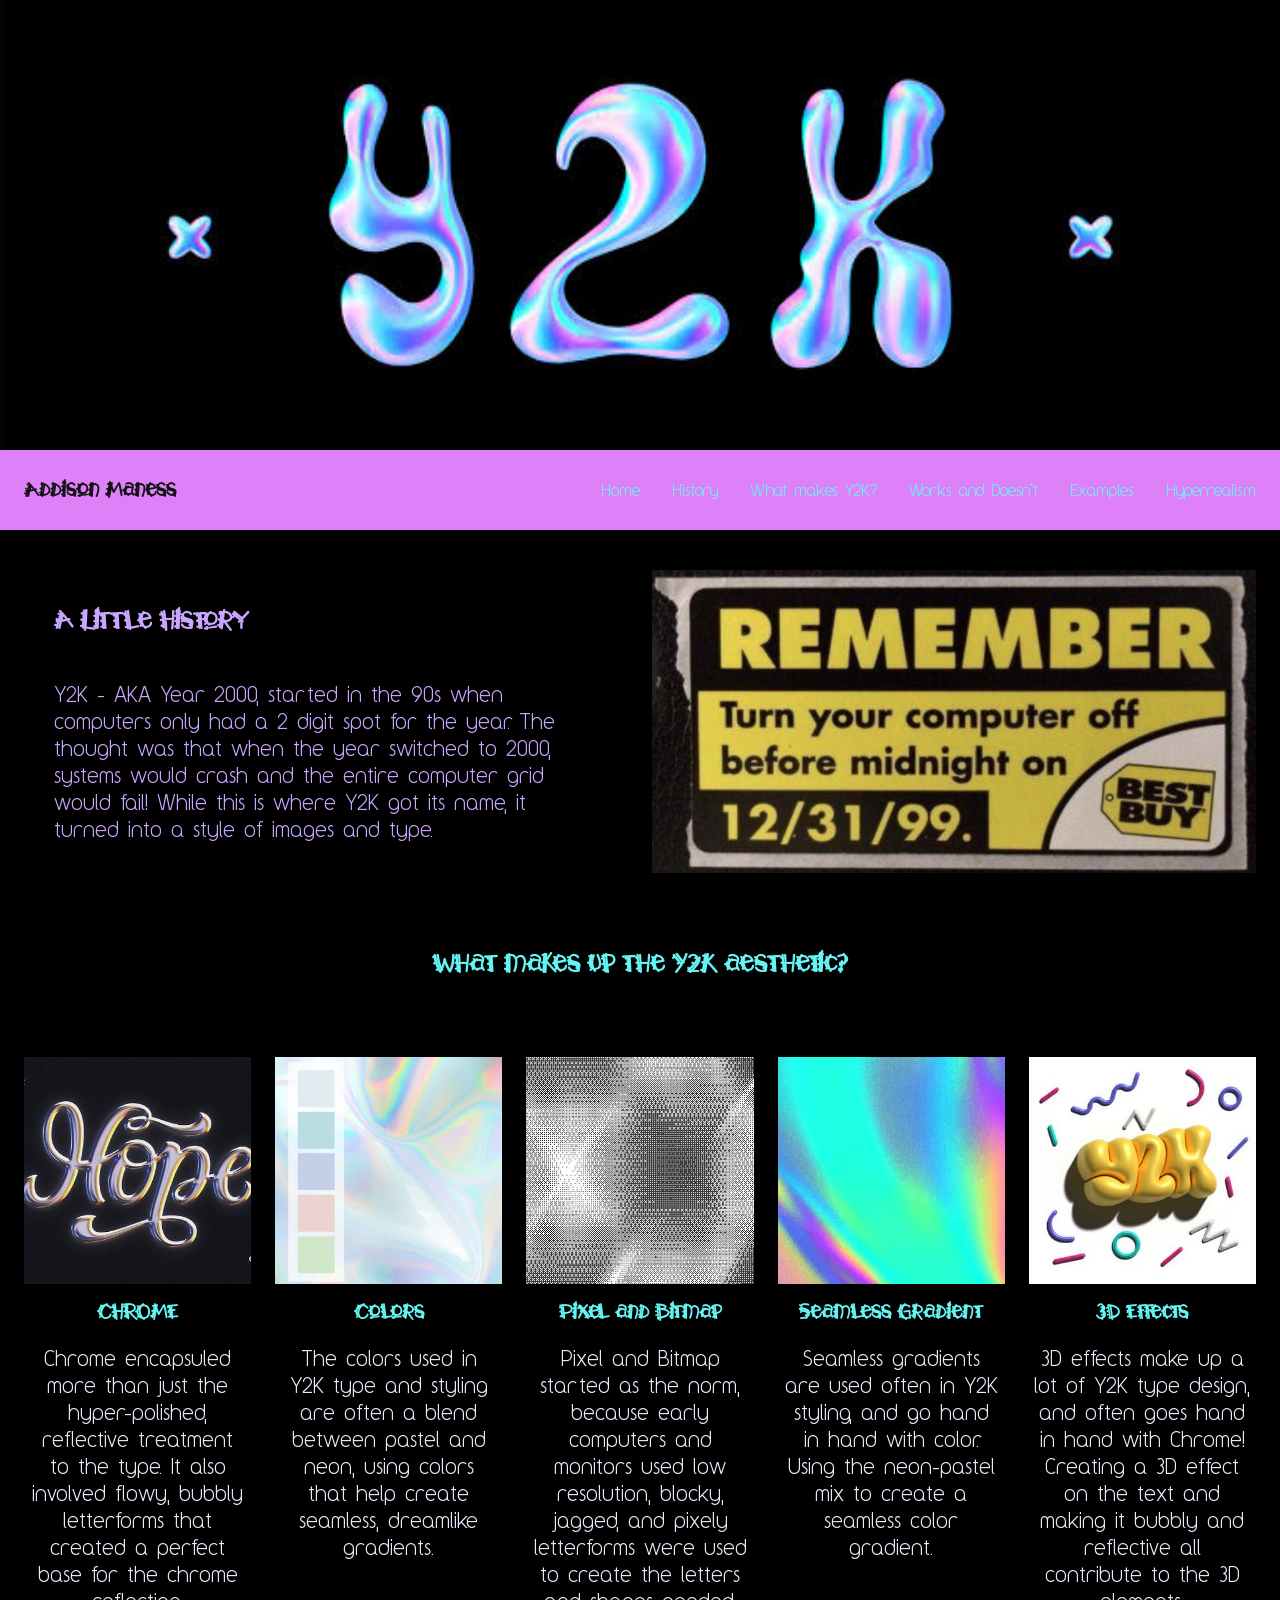
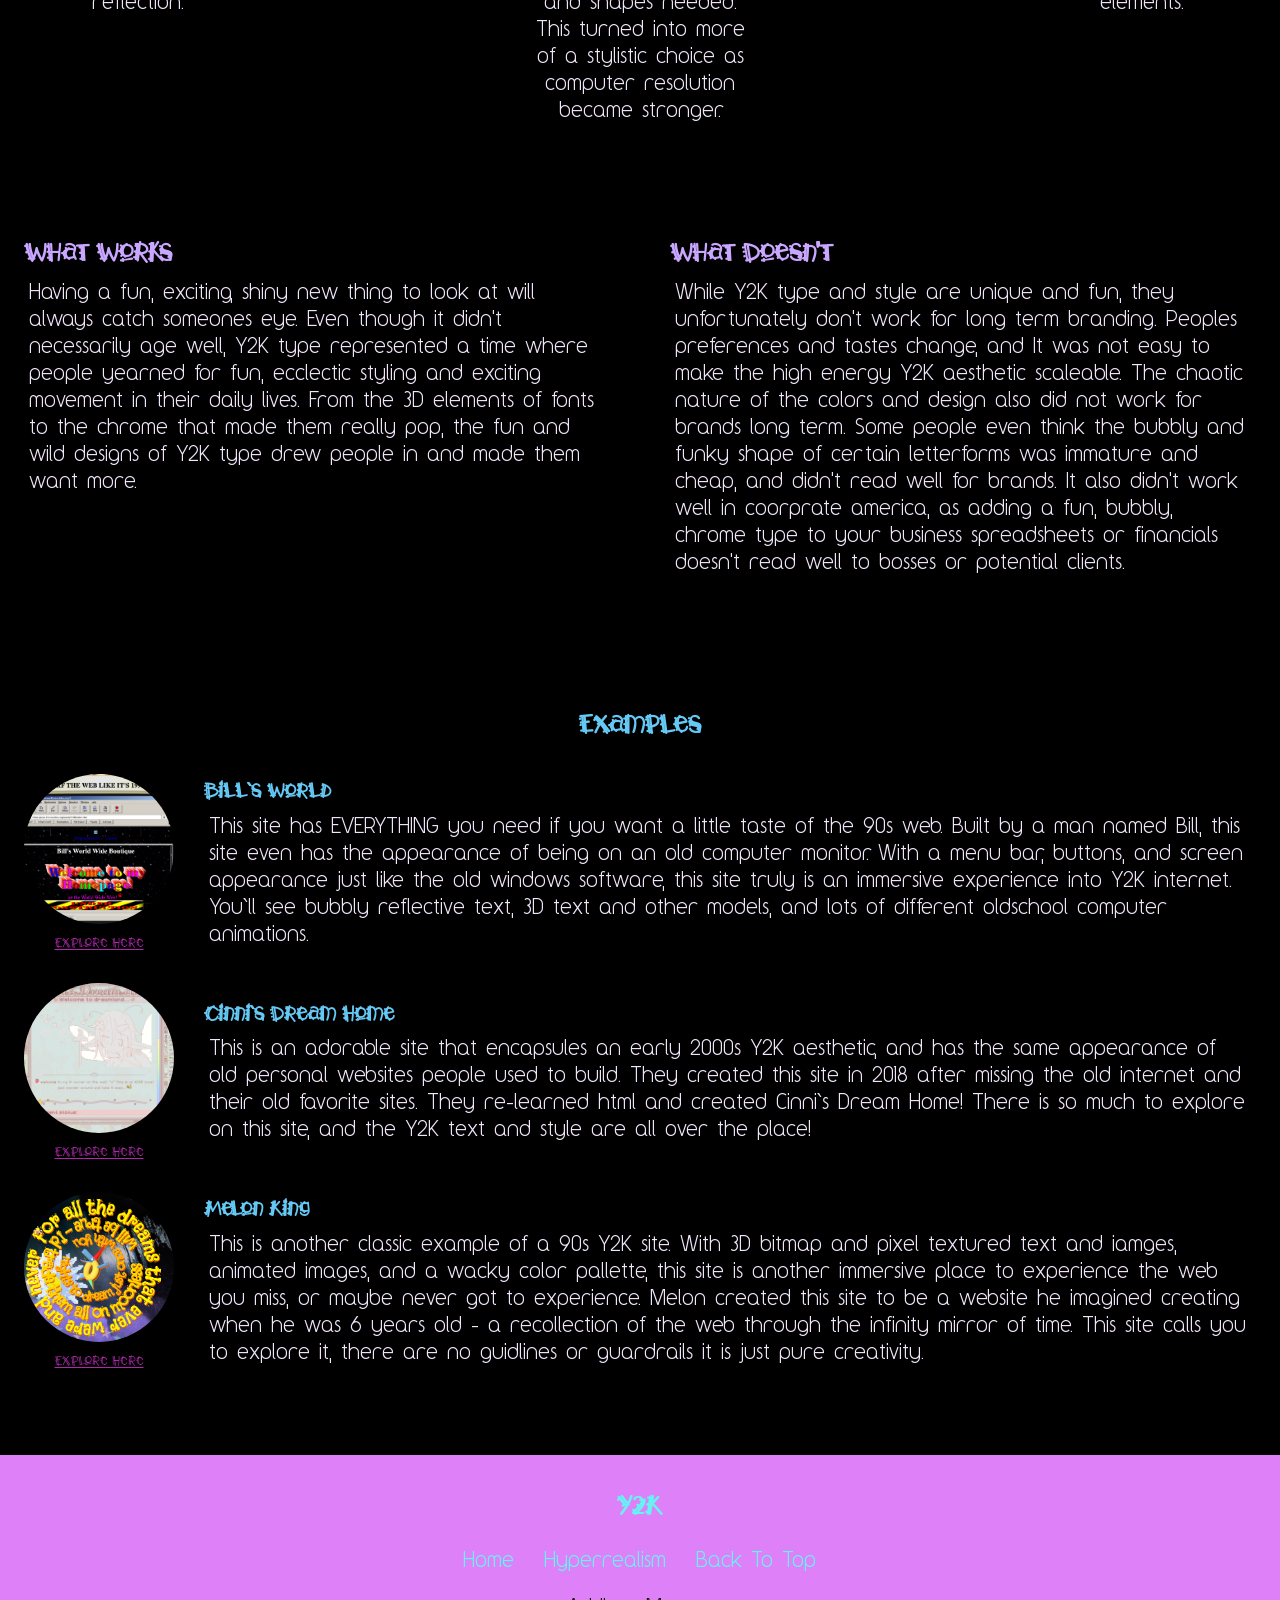
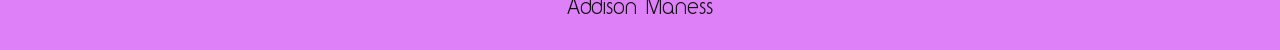
<file: index.html>
<!DOCTYPE html>
<html lang="en">
<head>
    <meta charset="UTF-8">
    <meta name="viewport" content="width=device-width, initial-scale=1.0">
    <title>Y2K</title>
    <link rel="stylesheet" href="css/styles.css">
</head>
<body>
    <header>
         <div class="hero">
            <img src="images/heroimage.jpeg" alt="y2k themed chrome typography with the phrase Y2K">
        </div> 
         <nav class ="indexnav">
            <h1>Addison Maness</h1>
            <a href="index.html"></a>
            <div class="nav-links">
            <ul>
                <li><a href="index.html">Home</a></li>
                <li><a href='#history-section'>History</a></li>
                <li><a href='#five-heading'>What makes Y2K?</a></li>
                <li><a href='#works-and-doesnt'>Works and Doesn`t</a></li>
                <li><a href='#example-links'>Examples</a></li>
                <li><a href="hyperrealism.html">Hyperrealism</a></li>
            
            </ul>
            </div>
        </nav>
    </header>

    <main>
        <section class="history-section" id="history-section">
            <div class="history-text">
                <h2>A Little History</h2>
                <p>Y2K - AKA Year 2000, started in the 90s when computers only had a 2 digit spot for the year. The thought was that when the year switched to 2000, systems would crash and the entire computer grid would fail! While this is where Y2K got its name, it turned into a style of images and type. </p>
            </div>

            <div class="history-image">
                <img src="images/historyimg.png" alt="y2k history image">
            </div>
          
        </section>

        <section class="five-heading" id="five-heading">
            <h2>What makes up the Y2K aesthetic?</h2>
        </section>
        
        <section class="five-things" id="five-things">
            <div>
                <img src="images/chrome.jpeg" alt="">
                <h3>CHROME</h3>
                <p>Chrome encapsuled more than just the hyper-polished, reflective treatment to the type. It also involved flowy, bubbly letterforms that created a perfect base for the chrome reflection.</p>
            </div>
            <div>
                <img src="images/gradient.jpg" alt="">
                <h3>Colors</h3>
                <p>The colors used in Y2K type and styling are often a blend between pastel and neon, using colors that help create seamless, dreamlike gradients.</p>
            </div>
            <div>
                <img src="images/bitmap.jpeg" alt="">
                <h3>Pixel and Bitmap</h3>
                <p>Pixel and Bitmap started as the norm, because early computers and monitors used low resolution, blocky, jagged, and pixely letterforms were used to create the letters and shapes needed. This turned into more of a stylistic choice as computer resolution became stronger.</p>
            </div>
            <div>
                <img src="images/gradient2.jpeg" alt="">
                <h3>Seamless Gradient</h3>
                <p>Seamless gradients are used often in Y2K styling, and go hand in hand with color. Using the neon-pastel mix to create a seamless color gradient.</p>
            </div>
            <div>
                <img src="images/3d.jpeg" alt="">
                <h3>3D Effects</h3>
                <p>3D effects make up a lot of Y2K type design, and often goes hand in hand with Chrome! Creating a 3D effect on the text and making it bubbly and reflective all contribute to the 3D elements. </p>
            </div>
        </section>

        <section class="works-and-doesnt" id="works-and-doesnt">
            <div>
                <h2>What Works</h2>
                <p>Having a fun, exciting, shiny new thing to look at will always catch someones eye. Even though it didn't necessarily age well, Y2K type represented a time where people yearned for fun, ecclectic styling and exciting movement in their daily lives. From the 3D elements of fonts to the chrome that made them really pop, the fun and wild designs of Y2K type drew people in and made them want more. </p>
            </div>
            <div>
                <h2>What Doesn't</h2>
                <p>While Y2K type and style are unique and fun, they unfortunately don't work for long term branding. Peoples preferences and tastes change, and It was not easy to make the high energy Y2K aesthetic scaleable. The chaotic nature of the colors and design also did not work for brands long term. Some people even think the bubbly and funky shape of certain letterforms was immature and cheap, and didn't read well for brands. It also didn't work well in coorprate america, as adding a fun, bubbly, chrome type to your business spreadsheets or financials doesn't read well to bosses or potential clients.</p>
            </div>
            </section>

            
        <section class="example-links" id="example-links">
            
            <div>
                <h2>Examples</h2>
            </div>
            <div class="example-row">
                <a href='https://billsworld.neocities.org/'>
                    <img src="/images/BillsWorld.png" alt="Bill`s World">
                    <span>Explore Here</span>
                 </a>
                 <div class="example-text">
                    <h3>Bill`s World</h3>
                    <p>This site has EVERYTHING you need if you want a little taste of the 90s web. Built by a man named Bill, this site even has the appearance of being on an old computer monitor. With a menu bar, buttons, and screen appearance just like the old windows software, this site truly is an immersive experience into Y2K internet. You`ll see bubbly reflective text, 3D text and other models, and lots of different oldschool computer animations. </p>
                 </div>
            </div>

              <div class="example-row">
                <a href='https://cinni.net/'>
                    <img src="/images/cinni.png" alt="Cinni">
                    <span>Explore Here</span>
                 </a>
                 <div class="example-text">
                    <h3>Cinni`s Dream Home</h3>
                    <p>This is an adorable site that encapsules an early 2000s Y2K aesthetic, and has the same appearance of old personal websites people used to build. They created this site in 2018 after missing the old internet and their old favorite sites. They re-learned html and created Cinni`s Dream Home! There is so much to explore on this site, and the Y2K text and style are all over the place!  </p>
                 </div>
            </div>

              <div class="example-row">
                <a href='https://melonking.net/'>
                    <img src="/images/melonking.png" alt="Melon King">
                    <span>Explore Here</span>
                 </a>
                 <div class="example-text">
                    <h3>Melon King</h3>
                    <p>This is another classic example of a 90s Y2K site. With 3D bitmap and pixel textured text and iamges, animated images, and a wacky color pallette, this site is another immersive place to experience the web you miss, or maybe never got to experience. Melon created this site to be a website he imagined creating when he was 6 years old - a recollection of the web through the infinity mirror of time. This site calls you to explore it, there are no guidlines or guardrails it is just pure creativity. </p>
                 </div>
            </div>

        </section>
       
    </main>

    <footer>
        <h2>Y2K</h2>
        
        <div class="footer-links">
            <a href="index.html">Home</a>
            <a href="hyperrealism.html">Hyperrealism</a>
            <a href="#">Back To Top</a>
        </div>

        <p>Addison Maness</p>

    </footer>
</body>
</html>
</file>
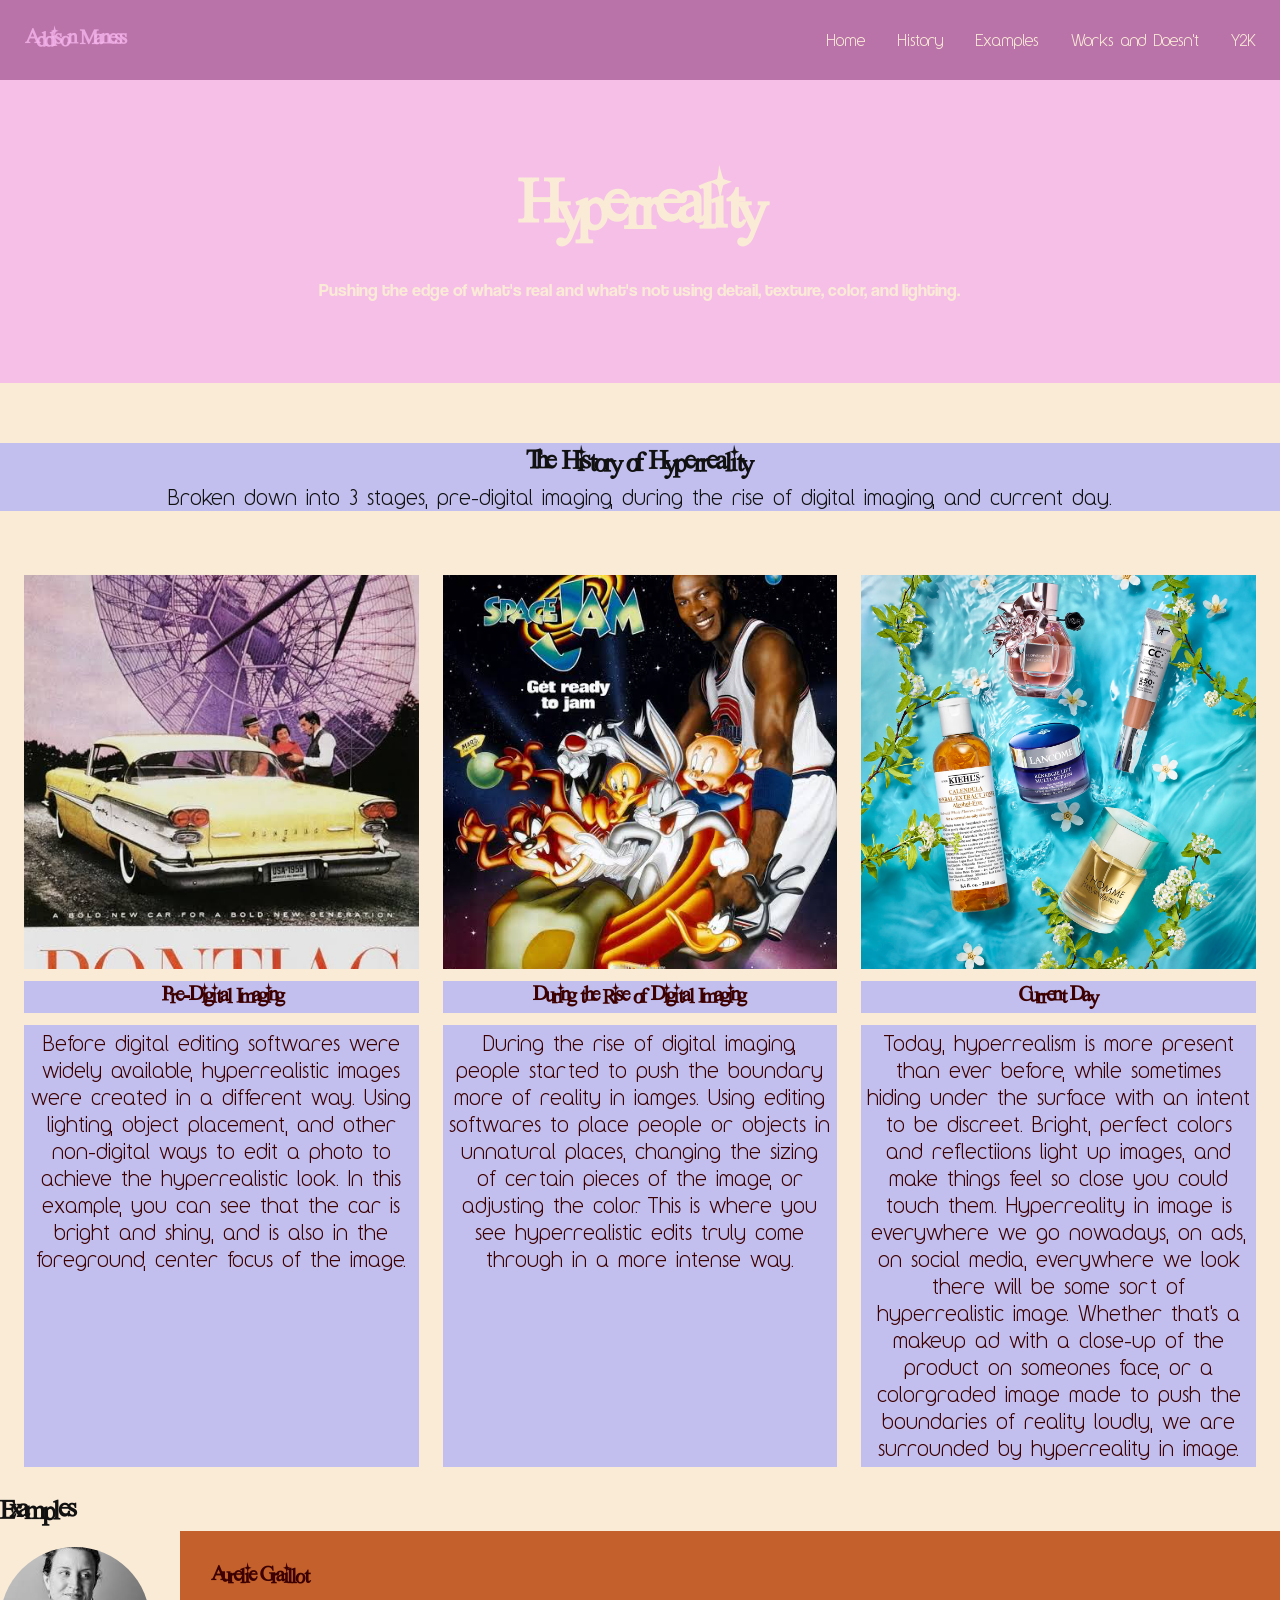
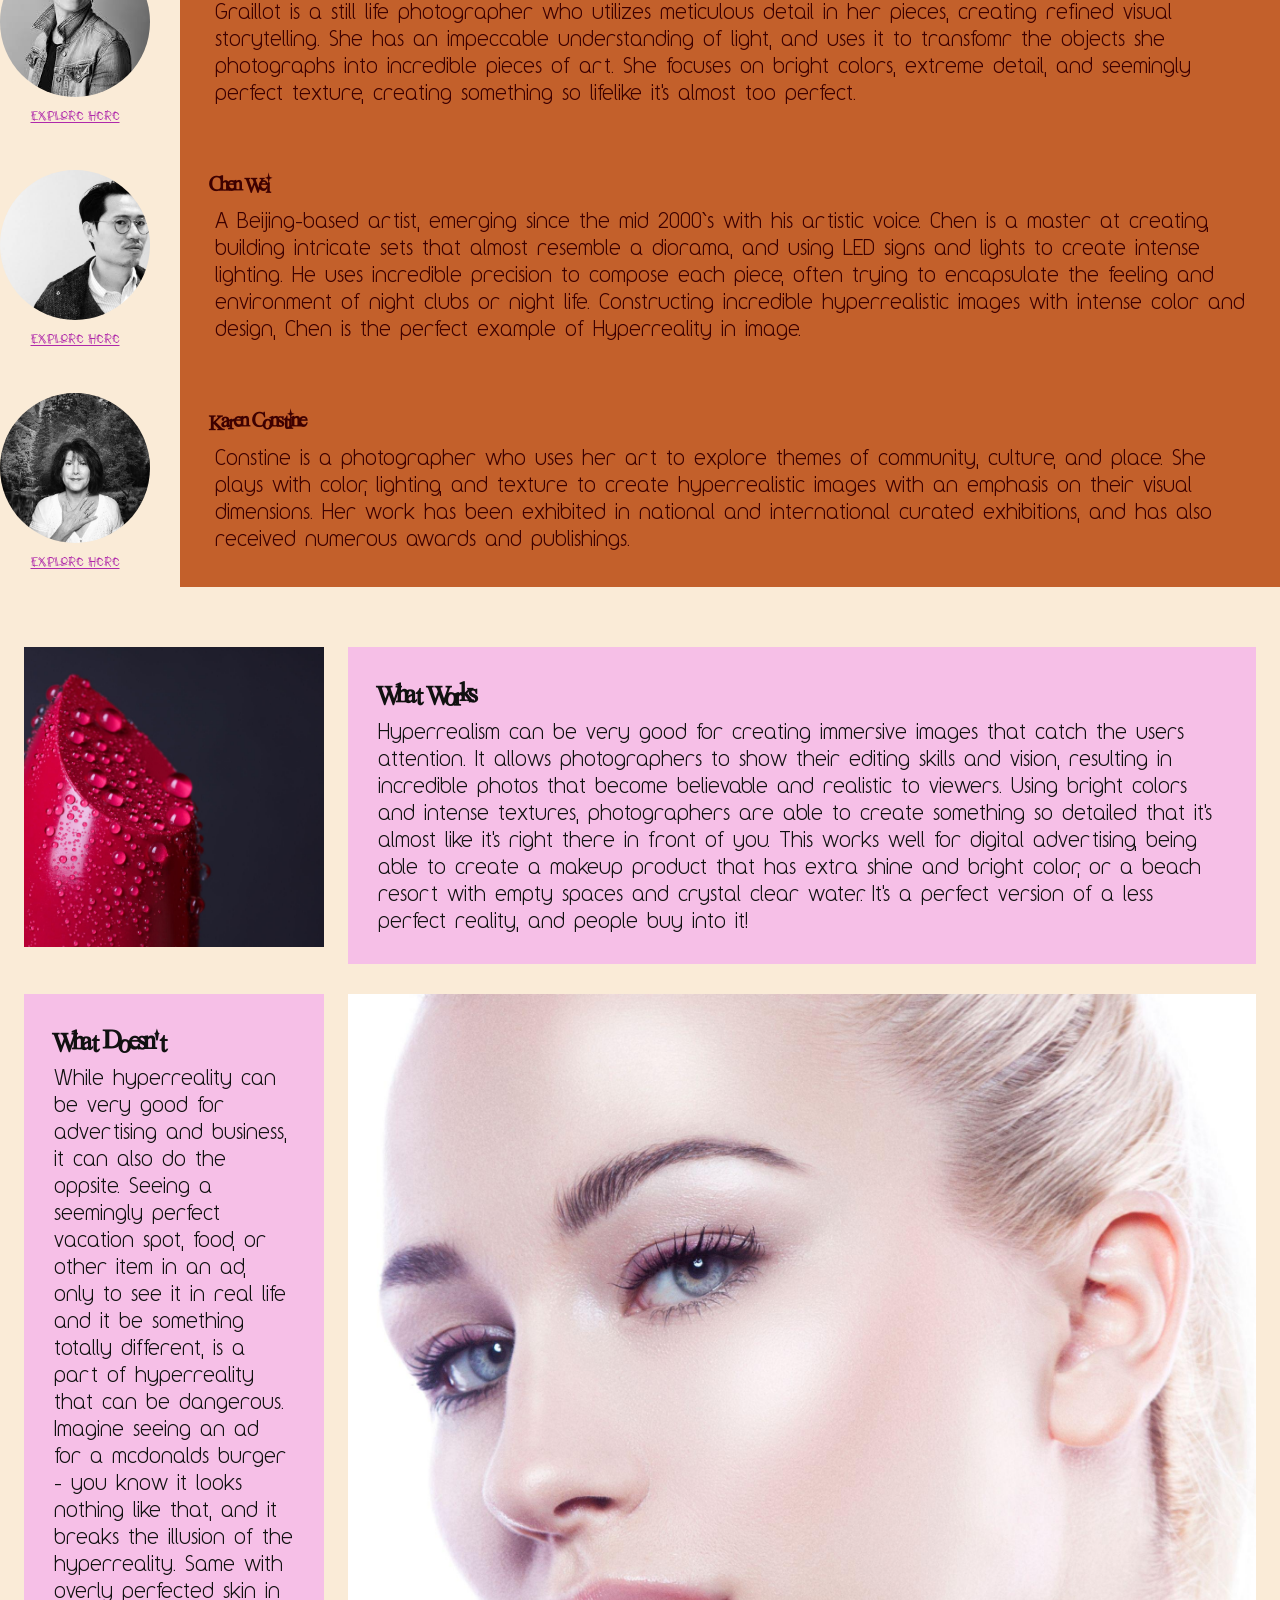
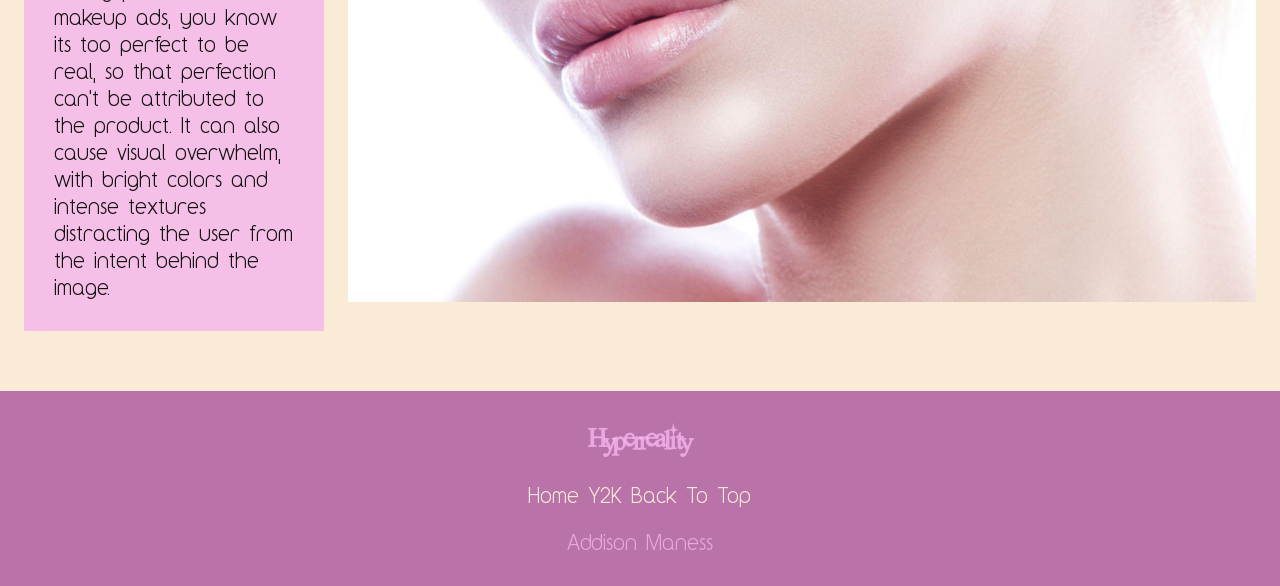
<file: hyperrealism.html>
<!DOCTYPE html>
<html lang="en">
<head>
    <meta charset="UTF-8">
    <meta name="viewport" content="width=device-width, initial-scale=1.0">
    <title>Hyperreality</title>
    <link rel="stylesheet" href="css/styles.css">
</head>
<body class="hyper-page">
    <header>
        <nav class="hyper-nav-links">
            <h1>Addison Maness</h1>
            <a href="index.html"></a>
            <ul>
                <li><a href="hyperrealism.html">Home</a></li>
                <li><a href='#hyper-history-head'>History</a></li>
                <li><a href='#hyper-example'>Examples</a></li>
                <li><a href='#hyper-works'>Works and Doesn't</a></li>
                <li><a href="index.html">Y2K</a></li>
            </ul>
        </nav>
        <div class="hyper-hero">
            <h1>Hyperreality</h1>
            <p>Pushing the edge of what's real and what's not using detail, texture, color, and lighting.</p>
        </div>
    </header>

    <main>
        <section class="hyper-history-head" id="hyper-history-head">
            <h2>The History of Hyperreality</h2>
            <p>Broken down into 3 stages, pre-digital imaging, during the rise of digital imaging, and current day.</p>

        </section>

        <section class="hyper-history">
            <div>
                <img src="/images/modday.jpg" alt="Pre-Digital Imaging">
                <h3>Pre-Digital Imaging</h3>
                <p>Before digital editing softwares were widely available, hyperrealistic images were created in a different way. Using lighting, object placement, and other non-digital ways to edit a photo to achieve the hyperrealistic look. In this example, you can see that the car is bright and shiny, and is also in the foreground, center focus of the image.</p>
            </div>

            <div>
                <img src="/images/spacejam.png" alt="During the Rise of Digital Imaging">
                <h3>During the Rise of Digital Imaging</h3>
                <p>During the rise of digital imaging, people started to push the boundary more of reality in iamges. Using editing softwares to place people or objects in unnatural places, changing the sizing of certain pieces of the image, or adjusting the color. This is where you see hyperrealistic edits truly come through in a more intense way.</p>
            </div>

            <div>
                <img src="/images/presentday.png" alt="Current Day">
                <h3>Current Day</h3>
                <p>Today, hyperrealism is more present than ever before, while sometimes hiding under the surface with an intent to be discreet. Bright, perfect colors and reflectiions light up images, and make things feel so close you could touch them. Hyperreality in image is everywhere we go nowadays, on ads, on social media, everywhere we look there will be some sort of hyperrealistic image. Whether that's a makeup ad with a close-up of the product on someones face, or a colorgraded image made to push the boundaries of reality loudly, we are surrounded by hyperreality in image.</p>
            </div>
        </section>

                <section class="hyper-example" id="hyper-example">
            
            <div>
                <h2>Examples</h2>
            </div>
            <div class="hyper-example-row">
                <a href='https://www.aureliegraillot.com'>
                    <img src="/images/aur.jpeg" alt="Aurelie Graillot">
                    <span>Explore Here</span>
                 </a>
                 <div class="hyper-example-text">
                    <h3>Aurelie Graillot</h3>
                    <p>Graillot is a still life photographer who utilizes meticulous detail in her pieces, creating refined visual storytelling. She has an impeccable understanding of light, and uses it to transfomr the objects she photographs into incredible pieces of art. She focuses on bright colors, extreme detail, and seemingly perfect texture, creating something so lifelike it's almost too perfect.</p>
                 </div>
            </div>

              <div class="hyper-example-row">
                <a href='https://www.otafinearts.com/artists/37-chen-wei/'>
                    <img src="/images/chen.jpeg" alt="Chen Wei">
                    <span>Explore Here</span>
                 </a>
                 <div class="hyper-example-text">
                    <h3>Chen Wei</h3>
                    <p>A Beijing-based artist, emerging since the mid 2000`s with his artistic voice. Chen is a master at creating, building intricate sets that almost resemble a diorama, and using LED signs and lights to create intense lighting. He uses incredible precision to compose each piece, often trying to encapsulate the feeling and environment of night clubs or night life. Constructing incredible hyperrealistic images with intense color and design, Chen is the perfect example of Hyperreality in image.  </p>
                 </div>
            </div>

              <div class="hyper-example-row">
                <a href='https://www.karenconstinephotography.com'>
                    <img src="/images/karen.jpeg" alt="Karen Constine">
                    <span>Explore Here</span>
                 </a>
                 <div class="hyper-example-text">
                    <h3>Karen Constine</h3>
                    <p>Constine is a photographer who uses her art to explore themes of community, culture, and place. She plays with color, lighting, and texture to create hyperrealistic images with an emphasis on their visual dimensions. Her work has been exhibited in national and international curated exhibitions, and has also received numerous awards and publishings.</p>
                 </div>
            </div>

        </section>
        
        <section>
            <section class="hyper-works" id="hyper-works">
                <div class="works-row">
                    <div class="works-image">
                        <img src="/images/lipstick.jpeg" alt="What works with hyperrealism">
                    </div>

                    <div class="works-text">
                        <h2>What Works</h2>
                        <p>Hyperrealism can be very good for creating immersive images that catch the users attention. It allows photographers to show their editing skills and vision, resulting in incredible photos that become believable and realistic to viewers. Using bright colors and intense textures, photographers are able to create something so detailed that it's almost like it's right there in front of you. This works well for digital advertising, being able to create a makeup product that has extra shine and bright color, or a beach resort with empty spaces and crystal clear water. It's a perfect version of a less perfect reality, and people buy into it!</p>
                    </div>
             </div>

             <div class="works-row">
                     <div class="works-text">
                         <h2>What Doesn't</h2>
                         <p>While hyperreality can be very good for advertising and business, it can also do the oppsite. Seeing a seemingly perfect vacation spot, food, or other item in an ad, only to see it in real life and it be something totally different, is a part of hyperreality that can be dangerous. Imagine seeing an ad for a mcdonalds burger - you know it looks nothing like that, and it breaks the illusion of the hyperreality. Same with overly perfected skin in makeup ads, you know its too perfect to be real, so that perfection can't be attributed to the product. It can also cause visual overwhelm, with bright colors and intense textures distracting the user from the intent behind the image.</p>
                        </div>

             <div class="works-image">
                <img src="/images/perfskin.jpeg" alt="What doesn't work with hyperrealism">
            </div>
</section>
        </section>

    <footer class="hyper-footer">
        <h2>Hyperreality</h2>
        
        <div class="hyper-footer-links">
            <a href="hyperrealism.html">Home</a>
            <a href="index.html">Y2K</a>
            <a href="#">Back To Top</a>
        </div>

        <p>Addison Maness</p>

    </footer>
    </body>
    </html>
</file>
<file: css/styles.css>
@font-face {
    font-family: "Y2KFont";
    src: url('../fonts/Y2KPopMuzAOE.ttf') format('truetype');
    font-weight: normal;
    font-style: normal;
}

@font-face {
    font-family: "ParagraphFont";
    src: url('../fonts/Y2K_neophyte.ttf');
}

@font-face {
    font-family: "Hypertitle";
    src: url('../fonts/ROMANTIC.TTF')
}

@font-face {
    font-family: "hyperp";
    src: url('../fonts/Coolvetica\ Rg.otf')
}

/* reset */
* {
    margin: 0;
    padding: 0;
    box-sizing: border-box;
}

/* body copy and grid starter */
body {
    /* the page grid: 12 columns, same as your figma frame */
    max-width: 1440px;
    margin: 0 auto;
    display: grid;
    grid-template-columns: 1fr 1fr 1fr 1fr 1fr 1fr 1fr 1fr 1fr 1fr 1fr 1fr;
    grid-template-rows: auto;
    column-gap: 24px;

    /* placeholder: use your own font, size and color*/
    font-family: "ParagraphFont";
    font-size: 18px;
    line-height: 1.5;
    color: #111;
    background-color: black;
    background-attachment: fixed;
    background-size: cover;
    background-position:center;
    background-repeat: no-repeat;

}

/* heading styling */
h1, h2, h3 {
    font-family: 'Y2kFont', sans-serif;
}

/* links */
a {
    color: inherit;
    text-decoration: none;
}

/* other copy */
p {

}

img {
    width: 100%;
    height: auto;
    display: block;
}

/* nav */
nav {
    background-color: #de80f8;
    font-size: 14px;
    display: flex;
    text-align: right;
    align-items: center;
    height: 80px;
    padding: 0 24px;
    justify-content: space-between;
}

.nav-links a {
    color: #65F4F4;
    text-decoration: none;
}

.nav-links a:hover {
    color:#af28aa;
    text-decoration: underline;
}

nav h2 {
    text-align: center;
    font-family: 'y2kfont';
    font-color: #65F4F4;
    font-size: 14px;
}

nav ul {
    display: flex;
    gap: 32px;
    list-style: none;
    margin-left: auto;
}

/* header */
header {
    grid-column: 1 / 13;
    text-align: center;
}

.hero p {
    width: 50%;
}

.hero {
    grid-column: 1 / 13;
    width: 100%;
    height: 450px;
}

.hero img {
    width: 100%;
    height: 100%;
    object-fit: cover;
    display: block;
}

/* main */
main {
    grid-column: 1 / -1;
    width: 100%;
}

/* history */
.history-section {
    width: 100%;
    display: grid;
    grid-template-columns: 1fr 1fr;
    gap: 24px;
    margin-top: 40px;
    padding: 0 24px;
    align-items: stretch;
}

.history-text {
    padding: 30px;
    color: #C9A6FF;
}

.history-text h2 {
    margin-bottom: 40px;
}

.history-text p {
    margin-top: 40px;
}

.history-image img {
    width: 100%;
    height: 100%;
    min-height: 300px;
    object-fit: cover;

}

/* What makes up Y2K */
.five-heading {
    display: flex;
    justify-content: center;
    margin-top: 60px;

}

.five-heading h2 {
    color: #65F4F4;
    padding: 10px 10px;
    width: fit-content;
}

.five-things {
    display: flex;
    justify-content: space-between;
    gap: 24px;
    margin-top: 40px;
    padding: 24px;
}

.five-things div {
    flex: 1;
    text-align: center;
    display: flex;
    flex-direction: column;
}

.five-things img {
    width: 100%;
    aspect-ratio: 1/1;
    object-fit: cover;
}

.five-things h3 {
    margin-top: 12px;
    color: #65F4F4;
}

.five-things p {
    margin-top: 12px;
    color: #F1E5FA;
    padding: 5px;
    flex: 1;
}

/* What works and what doesnt */
.works-and-doesnt {
    display: grid;
    grid-template-columns: 1fr 1px 1fr;
    gap: 30px;
    margin: 80px 24px 80px;
    align-items: stretch;
}

.works-and-doesnt::before {
    content: "";
    grid-column: 2;
    grid-row: 1;
}

.works-and-doesnt h2 {
    color: #C9A6FF;
}

.works-and-doesnt div:first-child {
    grid-column: 1;
}

.works-and-doesnt div:last-child {
    grid-column: 3;
}

.works-and-doesnt p {
    color: #F1E5FA;
    padding: 5px;
    height: 100%;
}

/* Examples */
.example-links {
    display: flex;
    flex-direction: column;
    gap: 30px;
    width: 100%;
    padding: 24px;
    margin-top: 100px;
}

.example-links h2 {
    color: #65C9F5;
    display: flex;
    justify-content: center;

}

.example-row {
    display: flex;
    align-items: center;
    gap: 30px;
}

.example-row p {
    color: #F1E5FA;
    padding: 5px;
}

.example-row img {
    width: 150px;
    height: 150px;
    border-radius: 50%;
    object-fit: cover;
    object-position: 50% 85%;
}

.example-row a {
    display: flex;
    flex-direction: column;
    align-items: center;
    gap: 8px;
}

.example-row a span {
    font-family: "Y2KFont";
    font-size: 14px;
    color: #af28aa;
    text-decoration: underline;
}

.example-row h3 {
    color: #65C9F5;
}

section h2 {
    grid-column: 1 / 13;
}

article {
    grid-column: span 4;
}

/* footer */
footer {
    grid-column: 1 / 13;
    background-color: #de80f8;
    text-align: center;
    padding: 30px;
    margin-top: 60px; 
}

footer h2 {
    color: #65F4F4;
    margin-bottom: 20px;
}

.footer-links {
    display: flex;
    justify-content: center;
    gap: 30px;
    margin-bottom: 20px
}

.footer-links a {
    color: #65F4F4;
    text-decoration: none;
}

.footer-links a:hover {
    color:#af28aa;
    text-decoration: underline;
}


/* Hyperrealism Page */

.hyper-page {
    background-color:antiquewhite
}

.hyper-page h2 {
    font-family: "hypertitle";
}

.hyper-nav-links h1 {
    font-family: "hypertitle";
    color: #f5b5eccc;
}

.hyper-nav-links {
    background-color: #a9569ecc;
}

.hyper-nav-links a {
    color: antiquewhite;
    text-decoration: none;
}

.hyper-nav-links a:hover {
    color: #ff8befcc;
    text-decoration: underline;
}

.hyper-nav h1 {
    font-family: "hypertitle";
}

.hyper-hero {
    text-align: center;
    padding: 80px 24px;
    background-color: #F5B5ECCC;
}

.hyper-hero h1 {
    font-size: 64px;
    color: antiquewhite;
    margin-bottom: 20px;
    font-family: "Hypertitle";
    
}

.hyper-hero p {
    color: antiquewhite;
    max-width: 700px;
    margin: 0 auto;
    font-family: "hyperp";
}
.hyper-history-head {
    text-align: center;
    justify-content: center;
    margin-top: 60px;
    background-color: #b5b5f5cc;
}
.hyper-history {
    display: flex;
    justify-content: space-between;
    text-align: center;
    gap: 24px;
    margin-top: 40px;
    padding: 24px;
}

.hyper-history div {
    flex: 1;
    text-align: center;
    display: flex;
    flex-direction: column;
}

.hyper-history img {
    width: 100%;
    aspect-ratio: 1/1;
    object-fit: cover;
    height: auto;
}

.hyper-history h3 {
    margin-top: 12px;
    color: #3d0000;
    background-color: #b5b5f5cc;
    font-family: "hypertitle";
}

.hyper-history p {
    margin-top: 12px;
    color: #3d0000;
    padding: 5px;
    flex: 1;
    background-color: #b5b5f5cc;
}

.hyper-example-links {
    display: flex;
    flex-direction: column;
    gap: 30px;
    width: 100%;
    padding: 24px;
    margin-top: 100px;
}

.hyper-example-links h2 {
    color: #65C9F5;
    display: flex;
    justify-content: center;
    font-family: "hypertitle";

}

.hyper-example-row {
    display: flex;
    align-items: center;
    gap: 30px;
}

.hyper-example-row p {
    color: #3d0000;
    padding: 5px;
}

.hyper-example-row img {
    width: 150px;
    height: 150px;
    border-radius: 50%;
    object-fit: cover;
    object-position: 50% 85%;
}

.hyper-example-row a {
    display: flex;
    flex-direction: column;
    align-items: center;
    gap: 8px;
}

.hyper-example-row a span {
    font-family: "Y2KFont";
    font-size: 14px;
    color: #af28aa;
    text-decoration: underline;
}

.hyper-example-row h3 {
    color: #3d0000;
    font-family: "hypertitle";

}

.hyper-example-text {
    color: #3d0000;
    background-color: #c3602b;
    padding: 30px;
    flex: 1;
}

.hyper-works {
    display: flex;
    flex-direction: column;
    gap: 30px;
    margin: 60px 24px;
}

.works-row {
    display: grid;
    grid-template-columns: 300px 1fr;
    gap: 24px;
    align-items: stretch;
}

.works-image img {
    width: 100%;
    aspect-ratio: 1 / 1;
    object-fit: cover;
}

.works-text {
    background-color: #F5B5ECCC;
    padding: 30px;
}

.works-texthead {
    font-family: "hypertitle";
}

.hyper-footer {
    grid-column: 1 / 13;
    background-color: #a9569ecc;
    text-align: center;
    padding: 30px;
    margin-top: 60px; 
}

.hyper-footer h2 {
    color: #f5b5eccc;
    margin-bottom: 20px;

}

.hyper-footer p {
    color: #f5b5eccc;
    margin-top: 20px;
}

.hyper-footer-links a {
    color: antiquewhite;
    text-decoration: none;
}

.hyper-footer-links a:hover {
    color: #f5b5eccc;
    text-decoration: underline;
}
</file>
